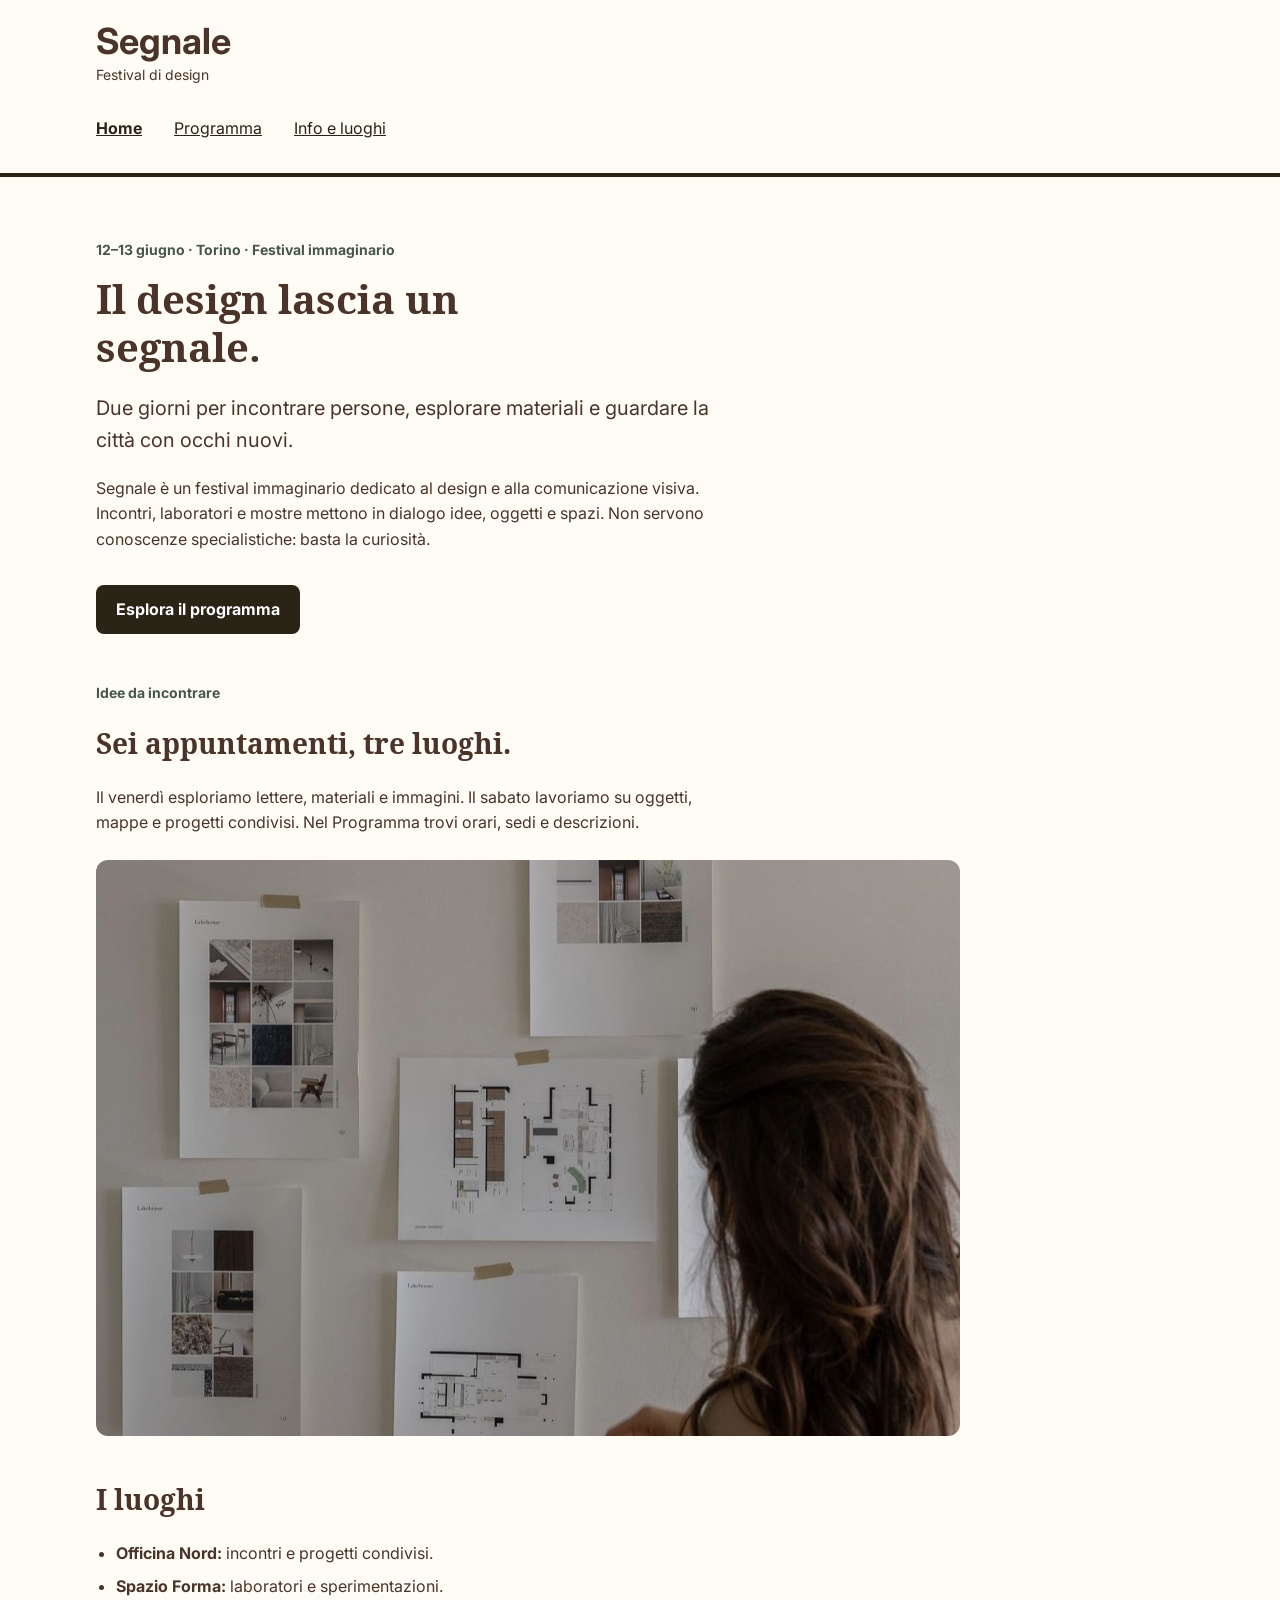
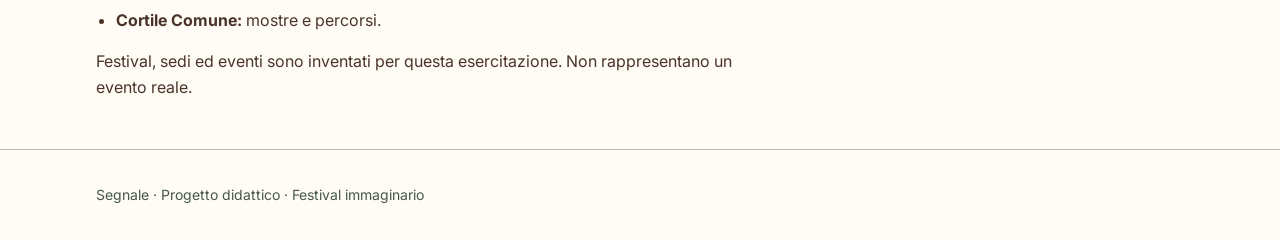
<file: index.html>
<!doctype html>
<html lang="it">
<head>
  <meta charset="utf-8">
  <meta name="viewport" content="width=device-width, initial-scale=1">
  <title>Segnale — Festival di design</title>
  <link rel="preconnect" href="https://fonts.googleapis.com">
  <link rel="preconnect" href="https://fonts.gstatic.com" crossorigin>
  <link href="https://fonts.googleapis.com/css2?family=Inter:wght@300&family=Koh+Santepheap:wght@700&display=swap" rel="stylesheet">
  <link rel="stylesheet" href="style.css">
</head>
<body>
  <a class="skip-link" href="#contenuto">Vai al contenuto</a>
  <header class="site-header">
    <div class="container">
      <a class="brand" href="index.html">Segnale<span>Festival di design</span></a>
      <nav aria-label="Navigazione principale">
        <a href="index.html" aria-current="page">Home</a>
        <a href="programma.html">Programma</a>
        <a href="info.html">Info e luoghi</a>
      </nav>
    </div>
  </header>

  <main id="contenuto" class="container">
    <section class="intro" aria-labelledby="titolo-home">
      <p class="eyebrow">12–13 giugno · Torino · Festival immaginario</p>
      <h1 id="titolo-home">Il design lascia un segnale.</h1>
      <p class="lead">Due giorni per incontrare persone, esplorare materiali e guardare la città con occhi nuovi.</p>
      <p class="reading-text">Segnale è un festival immaginario dedicato al design e alla comunicazione visiva. Incontri, laboratori e mostre mettono in dialogo idee, oggetti e spazi. Non servono conoscenze specialistiche: basta la curiosità.</p>
      <!-- Da completare: anche questo collegamento deve aprire il Programma. -->
      <a class="button-link" href="programma.html">Esplora il programma</a>
    </section>

    <section class="content-section" aria-labelledby="titolo-festival">
      <p class="eyebrow">Idee da incontrare</p>
      <h2 id="titolo-festival">Sei appuntamenti, tre luoghi.</h2>
      <p class="reading-text">Il venerdì esploriamo lettere, materiali e immagini. Il sabato lavoriamo su oggetti, mappe e progetti condivisi. Nel Programma trovi orari, sedi e descrizioni.</p>
      <img class="festival-image" src="assets/festival.jpg" alt="Composizione geometrica di cerchi e rettangoli nei colori del festival" width="1200" height="600">
    </section>

    <section class="content-section" aria-labelledby="titolo-luoghi">
      <h2 id="titolo-luoghi">I luoghi</h2>
      <ul class="venues">
        <li><strong>Officina Nord:</strong> incontri e progetti condivisi.</li>
        <li><strong>Spazio Forma:</strong> laboratori e sperimentazioni.</li>
        <li><strong>Cortile Comune:</strong> mostre e percorsi.</li>
      </ul>
      <p class="reading-text">Festival, sedi ed eventi sono inventati per questa esercitazione. Non rappresentano un evento reale.</p>
    </section>
  </main>

  <footer class="site-footer"><div class="container"><p>Segnale · Progetto didattico · Festival immaginario</p></div></footer>
</body>
</html>
</file>
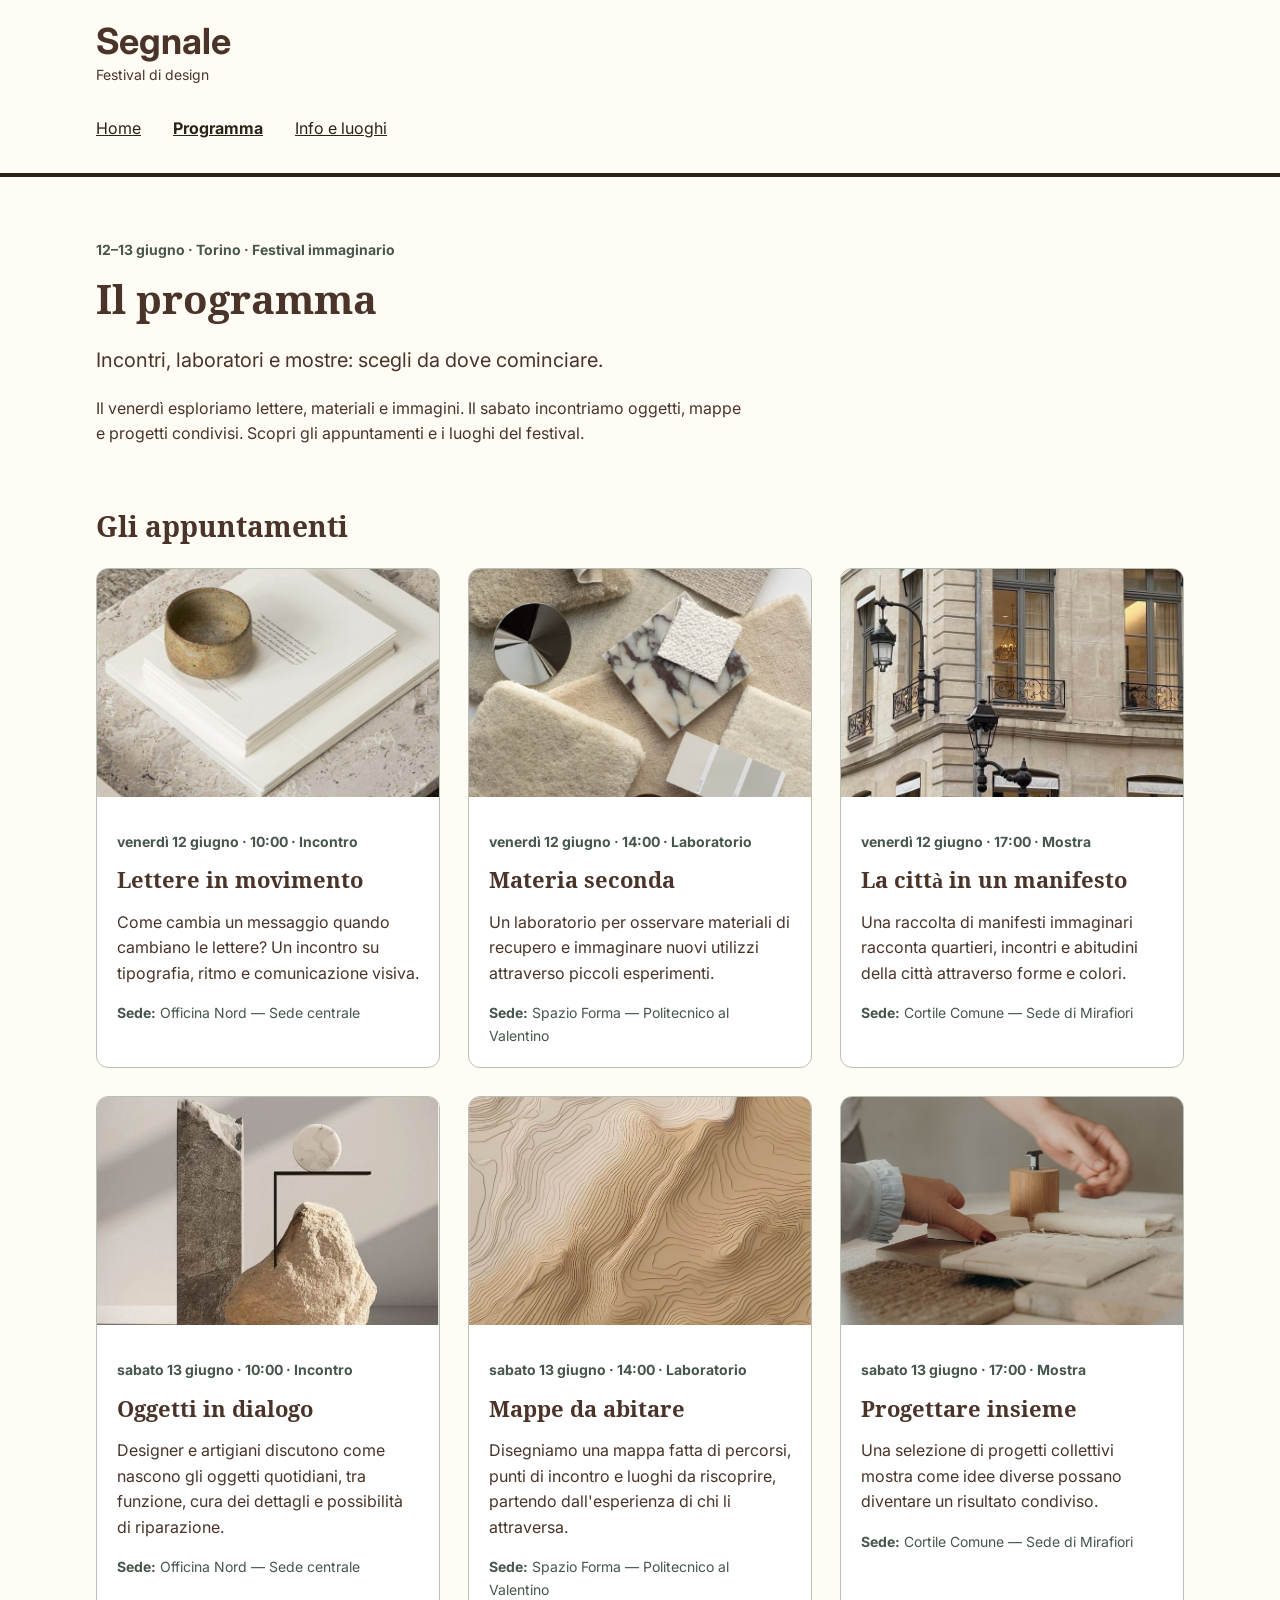
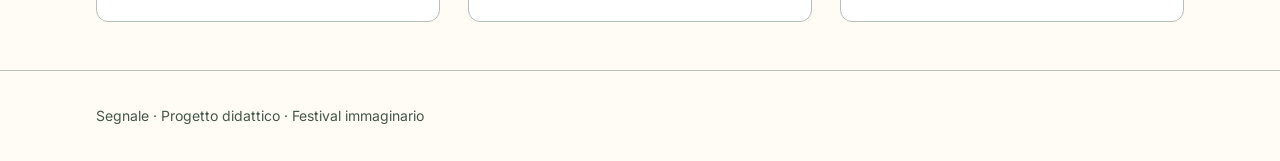
<file: programma.html>
<!doctype html>
<html lang="it">
<head>
  <meta charset="utf-8">
  <meta name="viewport" content="width=device-width, initial-scale=1">
  <title>Programma — Segnale</title>
  <link rel="preconnect" href="https://fonts.googleapis.com">
  <link rel="preconnect" href="https://fonts.gstatic.com" crossorigin>
  <link href="https://fonts.googleapis.com/css2?family=Inter:wght@300&family=Koh+Santepheap:wght@700&display=swap" rel="stylesheet">
  <link rel="stylesheet" href="style.css">
</head>
<body>
  <a class="skip-link" href="#contenuto">Vai al contenuto</a>

  <header class="site-header">
    <div class="container">
      <a class="brand" href="index.html">Segnale<span>Festival di design</span></a>
      <nav aria-label="Navigazione principale">
        <a href="index.html">Home</a>
        <a href="programma.html" aria-current="page">Programma</a>
        <a href="info.html">Info e luoghi</a>
      </nav>
    </div>
  </header>

  <main id="contenuto" class="container">
    <section class="intro" aria-labelledby="titolo-programma">
      <p class="eyebrow">12–13 giugno · Torino · Festival immaginario</p>
      <h1 id="titolo-programma">Il programma</h1>
      <p class="lead">Incontri, laboratori e mostre: scegli da dove cominciare.</p>
      <p class="reading-text">Il venerdì esploriamo lettere, materiali e immagini. Il sabato incontriamo oggetti, mappe e progetti condivisi. Scopri gli appuntamenti e i luoghi del festival.</p>
    </section>

    <section class="content-section" aria-labelledby="titolo-eventi">
      <h2 id="titolo-eventi">Gli appuntamenti</h2>
      <div class="event-grid" id="event-grid" aria-live="polite">
        <p class="reading-text">Caricamento degli appuntamenti…</p>
      </div>
    </section>
  </main>

  <footer class="site-footer">
    <div class="container">
      <p>Segnale · Progetto didattico · Festival immaginario</p>
    </div>
  </footer>

  <script>
    const eventGrid = document.getElementById("event-grid");

    function mostraMessaggio(testo) {
      const messaggio = document.createElement("p");
      messaggio.className = "reading-text";
      messaggio.textContent = testo;
      eventGrid.replaceChildren(messaggio);
    }

    function formattaData(data) {
      const [anno, mese, giorno] = data.split("-").map(Number);
      const dataLocale = new Date(anno, mese - 1, giorno);

      return new Intl.DateTimeFormat("it-IT", {
        weekday: "long",
        day: "numeric",
        month: "long"
      }).format(dataLocale);
    }

    function creaScheda(evento, sediPerId) {
      const scheda = document.createElement("article");
      scheda.className = "event-card";

      const immagine = document.createElement("img");
      immagine.src = evento.immagine;
      immagine.alt = evento.immagine_alt;
      immagine.width = 900;
      immagine.height = 600;
      scheda.append(immagine);

      const corpo = document.createElement("div");
      corpo.className = "event-body";

      const metadati = document.createElement("p");
      metadati.className = "event-meta";
      metadati.textContent =
        `${formattaData(evento.data)} · ${evento.orario} · ${evento.categoria}`;
      corpo.append(metadati);

      const titolo = document.createElement("h3");
      titolo.textContent = evento.titolo;
      corpo.append(titolo);

      const descrizione = document.createElement("p");
      descrizione.textContent = evento.descrizione;
      corpo.append(descrizione);

      const sede = document.createElement("p");
      sede.className = "event-place";

      const etichettaSede = document.createElement("strong");
      etichettaSede.textContent = "Sede:";
      sede.append(etichettaSede);

      const nomeSede = sediPerId.get(evento.sede_id) || "Sede da definire";
      sede.append(document.createTextNode(` ${nomeSede}`));
      corpo.append(sede);

      scheda.append(corpo);
      return scheda;
    }

    async function caricaEventi() {
      try {
        const [rispostaEventi, rispostaSedi] = await Promise.all([
          fetch("dati/eventi.json"),
          fetch("dati/sedi.json")
        ]);

        if (!rispostaEventi.ok || !rispostaSedi.ok) {
          throw new Error("Non è stato possibile leggere uno o più file JSON.");
        }

        const [eventi, sedi] = await Promise.all([
          rispostaEventi.json(),
          rispostaSedi.json()
        ]);

        if (!Array.isArray(eventi) || !Array.isArray(sedi)) {
          throw new Error("Il contenuto dei file JSON non è nel formato previsto.");
        }

        if (eventi.length === 0) {
          mostraMessaggio("Al momento non ci sono appuntamenti in programma.");
          return;
        }

        const sediPerId = new Map(
          sedi.map((sede) => [sede.id, sede.nome.trim()])
        );

        eventGrid.replaceChildren(
          ...eventi.map((evento) => creaScheda(evento, sediPerId))
        );
      } catch (errore) {
        mostraMessaggio(
          "Non è stato possibile caricare gli appuntamenti. Riprova più tardi."
        );
        console.error(errore);
      }
    }

    caricaEventi();
  </script>
</body>
</html>
</file>
<file: style.css>
/* Stile iniziale: tipografia, colori e variabili CSS sono già predisposti.
   Lavoreremo su collegamenti, CSS condiviso e disposizione delle schede. */

/* Scelte comuni: ogni regola usa var() per richiamarne il valore. */
:root {
  --colore-primario: #2A2417;
  --colore-primario-scuro: #7D5A44;
  --colore-sfondo: #FFFCF6;
  --colore-testo: #4A3429;
  --font-testo: "Inter", sans-serif;;
  --font-titoli: "Koh Santepheap", serif;
}

* {
  box-sizing: border-box;
}

body {
  margin: 0;
  background: var(--colore-sfondo);
  color: var(--colore-testo);
  font-family: var(--font-testo);
  font-size: 1rem;
  line-height: 1.6;
}

a {
  color: var(--colore-primario);
}

a:hover {
  text-decoration-thickness: 3px;
}

a:focus-visible {
  outline: 3px solid var(--colore-testo);
  outline-offset: 4px;
}

.container {
  width: 92%;
  max-width: 68rem;
  margin: 0 auto;
}

.site-header {
  padding: 1.25rem 0;
  border-bottom: 4px solid var(--colore-primario);
  position: sticky;
  top: 0;
  z-index: 1000;
  background-color: #FFFCF6;
}

.brand {
  display: inline-block;
  color: var(--colore-testo);
  font-size: 2.25rem;
  font-weight: 700;
  line-height: 1.2;
  text-decoration: none;
}

.brand span {
  display: block;
  margin-top: 0.25rem;
  font-size: 0.875rem;
  font-weight: normal;
}

nav {
  margin-top: 1rem;
}

nav a {
  display: inline-block;
  margin-right: 1rem;
  padding: 0.75rem 0;
}

nav a[aria-current="page"] {
  font-weight: bold;
}

.intro {
  padding: 3rem 0 1rem;
}

.eyebrow,
.event-meta {
  color: #46564b;
  font-size: 0.875rem;
  font-weight: bold;
}

h1,
h2,
h3 {
  font-family: var(--font-titoli);
  line-height: 1.2;
}

h1 {
  max-width: 18ch;
  margin: 0.75rem 0 1.25rem;
  font-size: 2.5rem;
}

h2 {
  font-size: 1.75rem;
}

h3 {
  margin: 0.5rem 0 0.75rem;
  font-size: 1.375rem;
}

.lead {
  max-width: 48ch;
  font-size: 1.25rem;
}

.reading-text {
  max-width: 65ch;
}

.button-link {
  display: inline-block;
  margin-top: 1rem;
  padding: 0.75rem 1.25rem;
  border-radius: 0.5rem;
  background: var(--colore-primario);
  color: #ffffff;
  font-weight: bold;
  text-decoration: none;
}

.button-link:hover {
  background: var(--colore-primario-scuro);
}

.content-section {
  margin: 2rem 0 3rem;
}

.festival-image {
  display: block;
  width: 100%;
  max-width: 54rem;
  height: auto;
  margin-top: 1.5rem;
  border-radius: 0.75rem;
}

.venues {
  padding-left: 1.25rem;
}

.venues li {
  margin-bottom: 0.5rem;
}

/* Qui inseriremo la regola .event-grid durante la demo. */
.event-grid {
  display: grid;
  grid-template-columns: minmax(0, 1fr);
  gap: 1.75rem;
}

.event-card {
  margin-bottom: 0;
  overflow: hidden;
  border: 1px solid #b7c0b7;
  border-radius: 0.75rem;
  background: #ffffff;
}

.event-card img {
  display: block;
  width: 100%;
  height: auto;
}

.event-body {
  min-width:0;
  padding: 1.25rem;
  overflow-wrap: anywhere;
}

.event-body p:last-child {
  margin-bottom: 0;
}

.event-place {
  color: #46564b;
  font-size: 0.875rem;
}

.site-footer {
  padding: 1.25rem 0;
  border-top: 1px solid #b7c0b7;
  color: #46564b;
  font-size: 0.875rem;
}

.luoghi-swiper .swiper-slide img {
  display: block;
  width: 100%;
  height: auto;
}

.skip-link {
  position: absolute;
  top: -6rem;
  left: 1rem;
  padding: 0.75rem 1rem;
  background: #ffffff;
  color: var(--colore-testo);
}

.mappa iframe {
  display: block;
  width: 100%;
  max-width: 100%;
  height: 450px;
  border: 0;
}

.luoghi-swiper .swiper-button-prev:focus-visible,
.luoghi-swiper .swiper-button-next:focus-visible {
  outline: 3px solid var(--colore-testo);
  outline-offset: 3px;
}

.skip-link:focus {
  top: 1rem;
}

.event-card > img,
.festival-image,
.luoghi-swiper .swiper-slide img {
  display: block;
  width: 100%;
  aspect-ratio: 3 / 2;
  object-fit: cover;
}

.site-header nav {
  display: flex;
  flex-direction: row;
  flex-wrap: wrap;
  gap: 0.75rem 1rem;
}

@media (max-width: 599px) {
  .site-header nav {
    flex-direction: column;
    align-items: flex-start;
    gap: 0.5rem;
  }
}

@media (min-width: 600px) {
  .event-grid {
    grid-template-columns: repeat(2, minmax(0, 1fr));
  }
}

@media (min-width: 1024px) {
  .event-grid {
    grid-template-columns: repeat(3, minmax(0, 1fr));
  }
}
</file>
